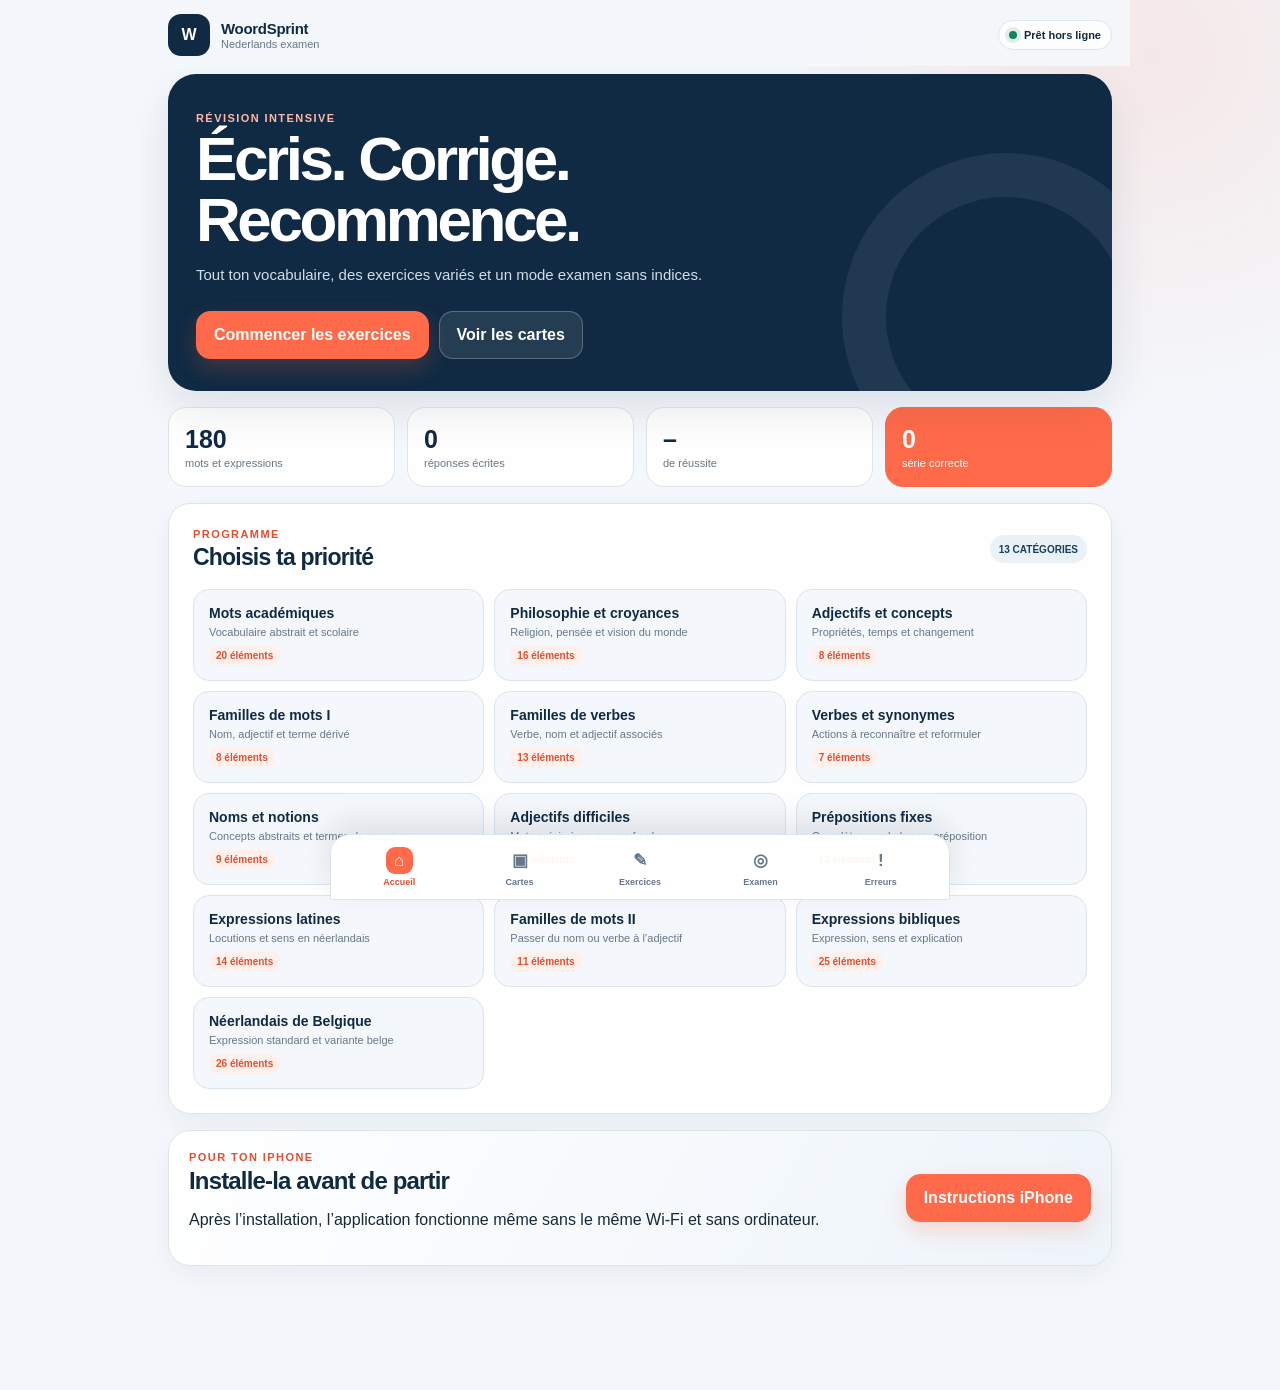
<file: woordsprint/index.html>
<!doctype html>
<html lang="fr">
<head>
  <meta charset="utf-8">
  <meta name="viewport" content="width=device-width, initial-scale=1, viewport-fit=cover">
  <meta name="theme-color" content="#102a43">
  <meta name="apple-mobile-web-app-capable" content="yes">
  <meta name="apple-mobile-web-app-status-bar-style" content="black-translucent">
  <meta name="apple-mobile-web-app-title" content="WoordSprint">
  <meta name="description" content="Cartes mémoire et exercices écrits de vocabulaire néerlandais, disponibles hors ligne.">
  <link rel="manifest" href="manifest.webmanifest">
  <link rel="apple-touch-icon" sizes="180x180" href="icon-180.png">
  <link rel="icon" href="icon.svg" type="image/svg+xml">
  <link rel="stylesheet" href="styles.css">
  <title>WoordSprint</title>
</head>
<body>
  <header class="topbar">
    <button class="brand" data-go="home" aria-label="Accueil"><span class="brand-mark">W</span><span><strong>WoordSprint</strong><small>Nederlands examen</small></span></button>
    <button class="status-pill" id="network-status" type="button" data-open-install><span class="status-dot"></span><span id="network-label">Prêt hors ligne</span></button>
  </header>
  <main>
    <section class="view active" id="view-home">
      <div class="hero"><p class="eyebrow">Révision intensive</p><h1>Écris. Corrige. Recommence.</h1><p>Tout ton vocabulaire, des exercices variés et un mode examen sans indices.</p><div class="hero-actions"><button class="primary" data-go="practice">Commencer les exercices</button><button class="secondary" data-go="flashcards">Voir les cartes</button></div></div>
      <div class="stats-grid"><article class="stat-card"><span id="stat-total">0</span><small>mots et expressions</small></article><article class="stat-card"><span id="stat-answers">0</span><small>réponses écrites</small></article><article class="stat-card"><span id="stat-accuracy">–</span><small>de réussite</small></article><article class="stat-card accent"><span id="stat-streak">0</span><small>série correcte</small></article></div>
      <section class="panel"><div class="section-heading"><div><p class="eyebrow">Programme</p><h2>Choisis ta priorité</h2></div><span class="count-badge" id="category-count">0 catégories</span></div><div class="category-grid" id="category-grid"></div></section>
      <section class="panel compact install-banner"><div><p class="eyebrow">Pour ton iPhone</p><h2>Installe-la avant de partir</h2><p>Après l’installation, l’application fonctionne même sans le même Wi-Fi et sans ordinateur.</p></div><button class="primary" type="button" data-open-install>Instructions iPhone</button></section>
    </section>

    <section class="view" id="view-flashcards">
      <div class="page-heading"><button class="back-button" data-go="home">←</button><div><p class="eyebrow">Mémorisation</p><h1>Cartes mémoire</h1></div></div>
      <div class="toolbar"><label>Série<select id="flash-category"></select></label><label>Sens<select id="flash-direction"><option value="term">Mot → réponse</option><option value="answer">Réponse → mot</option><option value="definition">Définition → mot</option><option value="mixed">Mélangé</option></select></label><button class="icon-button" id="shuffle-flash" type="button">↻</button></div>
      <div class="progress-row"><div class="progress-track"><span id="flash-progress-bar"></span></div><span id="flash-progress-text">1 / 1</span></div>
      <button class="flashcard" id="flashcard" type="button"><span class="card-label" id="flash-label">Mot</span><strong id="flash-front"></strong><span class="tap-hint" id="flash-hint">Appuie pour retourner</span><div class="card-back" id="flash-back"><span id="flash-answer"></span><small id="flash-definition"></small></div></button>
      <div class="rating-actions"><button class="danger-soft" id="flash-again" type="button">À revoir</button><button class="success" id="flash-known" type="button">Je connais</button></div>
    </section>

    <section class="view" id="view-practice">
      <div class="page-heading"><button class="back-button" data-go="home">←</button><div><p class="eyebrow">Réponse libre</p><h1>Exercices écrits</h1></div></div>
      <div id="practice-setup"><section class="panel"><div class="section-heading"><div><p class="eyebrow">Type d’exercice</p><h2>Comment veux-tu travailler ?</h2></div></div><div class="mode-grid" id="mode-grid"></div></section>
      <section class="panel compact"><div class="form-grid"><label>Catégorie<select id="practice-category"></select></label><label>Nombre de questions<select id="practice-length"><option value="10">10</option><option value="20" selected>20</option><option value="30">30</option><option value="all">Toute la série</option></select></label></div><label class="toggle-row"><span><strong>Revoir d’abord mes erreurs</strong><small>Les mots ratés reviennent plus souvent.</small></span><input type="checkbox" id="prioritize-errors" checked></label><button class="primary full" id="start-practice" type="button">Lancer l’exercice</button></section></div>
      <div class="session hidden" id="practice-session"><div class="session-topline"><button class="text-button" id="quit-practice" type="button">Quitter</button><span id="practice-score">0 correct</span><span id="practice-counter">1 / 20</span></div><div class="progress-track"><span id="practice-progress-bar"></span></div>
        <article class="question-card"><div class="question-meta"><span class="type-badge" id="question-type"></span><button class="speak-button hidden" id="speak-question" type="button">Écouter</button></div><p id="question-instruction"></p><h2 id="question-prompt"></h2><p class="question-context hidden" id="question-context"></p><div class="letter-clue hidden" id="letter-clue"></div>
          <form id="answer-form" autocomplete="off"><textarea id="answer-input" rows="2" placeholder="Écris ta réponse…" autocapitalize="none" spellcheck="false"></textarea><button class="primary full" id="submit-answer" type="submit">Vérifier</button></form>
          <div class="feedback hidden" id="feedback"><div class="feedback-title"><strong id="feedback-heading"></strong><span id="feedback-icon"></span></div><p>Réponse attendue</p><div class="expected-answer" id="expected-answer"></div><p class="feedback-definition" id="feedback-definition"></p><div class="self-grade hidden" id="self-grade"><p>Ta formulation veut dire la même chose ?</p><div><button class="danger-soft" type="button" data-self-grade="wrong">Non</button><button class="success" type="button" data-self-grade="correct">Oui</button></div></div><button class="primary full" id="next-question" type="button">Question suivante</button></div>
        </article></div>
      <div class="session-summary hidden" id="practice-summary"><span class="summary-ring" id="summary-percent">0%</span><p class="eyebrow">Série terminée</p><h2 id="summary-title"></h2><p id="summary-detail"></p><div class="summary-actions"><button class="primary" id="retry-mistakes" type="button">Refaire mes erreurs</button><button class="secondary" id="new-practice" type="button">Nouvel exercice</button></div></div>
    </section>

    <section class="view" id="view-exam">
      <div class="page-heading"><button class="back-button" data-go="home">←</button><div><p class="eyebrow">Conditions réelles</p><h1>Examen blanc</h1></div></div>
      <div id="exam-setup"><section class="exam-intro"><span>EXAMEN</span><h2>Pas d’indice. Pas de correction avant la fin.</h2><p>Questions mélangées: synonymes, définitions, prépositions, expressions et familles de mots.</p></section><section class="panel compact"><div class="form-grid"><label>Questions<select id="exam-length"><option value="20">20 questions · 12 min</option><option value="30" selected>30 questions · 18 min</option><option value="50">50 questions · 30 min</option></select></label><label>Programme<select id="exam-category"></select></label></div><button class="primary full" id="start-exam" type="button">Démarrer l’examen</button></section></div>
      <div class="session hidden" id="exam-session"><div class="exam-header"><span id="exam-counter">Question 1 / 30</span><strong id="exam-timer">18:00</strong></div><div class="progress-track"><span id="exam-progress-bar"></span></div><article class="question-card"><span class="type-badge" id="exam-type"></span><p id="exam-instruction"></p><h2 id="exam-prompt"></h2><form id="exam-form" autocomplete="off"><textarea id="exam-input" rows="2" placeholder="Écris ta réponse…"></textarea><button class="primary full" type="submit">Valider et continuer</button></form></article></div>
      <div class="session-summary hidden" id="exam-summary"><span class="summary-ring" id="exam-percent">0%</span><p class="eyebrow">Résultat de l’examen</p><h2 id="exam-result-title"></h2><p id="exam-result-detail"></p><div class="review-list" id="exam-review"></div><div class="summary-actions"><button class="primary" data-go="mistakes">Travailler mes erreurs</button><button class="secondary" id="restart-exam" type="button">Nouvel examen</button></div></div>
    </section>

    <section class="view" id="view-mistakes"><div class="page-heading"><button class="back-button" data-go="home">←</button><div><p class="eyebrow">Révision ciblée</p><h1>Mes erreurs</h1></div></div><section class="panel"><div class="section-heading"><div><h2>Mots à revoir</h2><p id="mistake-subtitle"></p></div></div><div class="mistake-list" id="mistake-list"></div><button class="primary full" id="practice-mistakes" type="button">Exercice sur mes erreurs</button></section></section>
  </main>

  <nav class="bottom-nav"><button class="active" data-go="home"><span>⌂</span>Accueil</button><button data-go="flashcards"><span>▣</span>Cartes</button><button data-go="practice"><span>✎</span>Exercices</button><button data-go="exam"><span>◎</span>Examen</button><button data-go="mistakes"><span>!</span>Erreurs</button></nav>
  <dialog id="install-dialog"><button class="dialog-close" type="button" data-close-install>×</button><p class="eyebrow">Installation iPhone</p><h2>Garde WoordSprint hors ligne</h2><ol><li>Ouvre cette adresse dans <strong>Safari</strong>.</li><li>Appuie sur <strong>Partager</strong>.</li><li>Choisis <strong>Sur l’écran d’accueil</strong>, puis <strong>Ajouter</strong>.</li><li>Ouvre l’icône une fois avec Internet. Ensuite, elle fonctionne hors ligne.</li></ol><div class="offline-note"><strong>Important</strong><p><code>localhost</code> désigne l’appareil lui-même. Il ne peut pas ouvrir le site du PC depuis l’iPhone.</p></div><button class="primary full" type="button" data-close-install>Compris</button></dialog>
  <script src="data.js"></script><script src="app.js"></script>
</body>
</html>
</file>
<file: woordsprint/styles.css>
:root{--navy:#102a43;--navy-2:#183f60;--orange:#ff6b4a;--orange-dark:#df4f32;--blue-soft:#eaf2f8;--paper:#f4f7fb;--white:#ffffff;--ink:#162938;--muted:#66788a;--line:#dbe5ee;--green:#11845b;--green-soft:#e5f6ef;--red:#c33f3f;--red-soft:#fdecec;--shadow:0 18px 45px rgba(16,42,67,.10);--radius:22px}*{box-sizing:border-box}html{background:var(--paper);color:var(--ink);font-family:Inter,ui-sans-serif,-apple-system,BlinkMacSystemFont,"Segoe UI",sans-serif;min-height:100%}body{margin:0;min-height:100vh;min-height:100dvh;padding:env(safe-area-inset-top) 0 calc(92px + env(safe-area-inset-bottom));background:radial-gradient(circle at 90% 4%,rgba(255,107,74,.11),transparent 22rem),var(--paper)}button,input,select,textarea{font:inherit}button{cursor:pointer}button,select,textarea{-webkit-tap-highlight-color:transparent}.topbar{position:sticky;z-index:20;top:env(safe-area-inset-top);display:flex;align-items:center;justify-content:space-between;max-width:980px;margin:0 auto;padding:14px 18px 10px;background:rgba(244,247,251,.88);backdrop-filter:blur(16px)}.brand{display:flex;gap:11px;align-items:center;padding:0;color:var(--navy);border:0;background:0 0;text-align:left}.brand-mark{display:grid;width:42px;height:42px;place-items:center;color:#fff;border-radius:13px;background:var(--navy);font-weight:900}.brand small,.brand strong{display:block}.brand strong{font-size:15px;letter-spacing:-.02em}.brand small{margin-top:1px;color:var(--muted);font-size:11px}.status-pill{display:flex;align-items:center;gap:7px;padding:8px 10px;color:var(--navy);border:1px solid var(--line);border-radius:99px;background:rgba(255,255,255,.78);font-size:11px;font-weight:750}.status-dot{width:8px;height:8px;border-radius:50%;background:var(--green);box-shadow:0 0 0 4px rgba(17,132,91,.12)}main{width:min(100%,980px);margin:0 auto;padding:8px 18px 32px}.view{display:none;animation:view-in .22s ease-out}.view.active{display:block}@keyframes view-in{from{opacity:0;transform:translateY(6px)}to{opacity:1;transform:translateY(0)}}.hero{position:relative;overflow:hidden;padding:38px 28px 32px;color:#fff;border-radius:28px;background:var(--navy);box-shadow:var(--shadow)}.hero::after{position:absolute;right:-58px;bottom:-90px;width:240px;height:240px;border:44px solid rgba(255,255,255,.07);border-radius:50%;content:""}.hero .eyebrow{color:#ffb8a8}.hero h1{max-width:580px;margin:5px 0 12px;font-size:clamp(36px,8vw,62px);line-height:.98;letter-spacing:-.055em}.hero p:not(.eyebrow){max-width:520px;margin:0;color:#cfdeea;font-size:15px;line-height:1.55}.hero-actions{position:relative;z-index:1;display:flex;flex-wrap:wrap;gap:10px;margin-top:25px}.danger-soft,.primary,.secondary,.success{min-height:48px;padding:12px 17px;border-radius:14px;font-weight:800}.primary{color:#fff;border:1px solid var(--orange);background:var(--orange);box-shadow:0 9px 22px rgba(255,107,74,.22)}.secondary{color:var(--navy);border:1px solid var(--line);background:#fff}.hero .secondary{color:#fff;border-color:rgba(255,255,255,.25);background:rgba(255,255,255,.09)}.success{color:#fff;border:1px solid var(--green);background:var(--green)}.danger-soft{color:var(--red);border:1px solid #f3caca;background:var(--red-soft)}.full{width:100%}.eyebrow{margin:0 0 4px;color:var(--orange-dark);font-size:11px;font-weight:900;letter-spacing:.13em;text-transform:uppercase}.stats-grid{display:grid;grid-template-columns:repeat(4,1fr);gap:12px;margin:16px 0}.stat-card{padding:17px 16px;border:1px solid var(--line);border-radius:18px;background:rgba(255,255,255,.88)}.stat-card small,.stat-card span{display:block}.stat-card span{color:var(--navy);font-size:25px;font-weight:900}.stat-card small{margin-top:3px;color:var(--muted);font-size:11px}.stat-card.accent{border-color:var(--orange);background:var(--orange)}.stat-card.accent small,.stat-card.accent span{color:#fff}.panel{margin-top:16px;padding:24px;border:1px solid var(--line);border-radius:var(--radius);background:rgba(255,255,255,.93);box-shadow:0 10px 30px rgba(16,42,67,.05)}.panel.compact{padding:20px}.page-heading,.section-heading{display:flex;align-items:center;justify-content:space-between;gap:14px}.page-heading h1,.panel h2,.section-heading h2{margin:0;color:var(--navy);letter-spacing:-.035em}.section-heading h2{font-size:23px}.page-heading{justify-content:flex-start;margin:12px 0 22px}.page-heading h1{font-size:clamp(30px,7vw,44px)}.back-button,.icon-button{display:grid;flex:0 0 auto;width:45px;height:45px;place-items:center;color:var(--navy);border:1px solid var(--line);border-radius:14px;background:#fff;font-size:21px}.count-badge,.type-badge{display:inline-flex;align-items:center;min-height:28px;padding:5px 9px;color:var(--navy-2);border-radius:99px;background:var(--blue-soft);font-size:10px;font-weight:900;text-transform:uppercase}.category-grid,.mode-grid{display:grid;grid-template-columns:repeat(3,1fr);gap:10px;margin-top:18px}.category-button,.mode-button{display:flex;min-height:92px;padding:15px;color:var(--ink);border:1px solid var(--line);border-radius:16px;background:var(--paper);text-align:left}.category-button{flex-direction:column;justify-content:space-between}.category-button small,.category-button strong,.mode-button small,.mode-button strong{display:block}.category-button strong,.mode-button strong{color:var(--navy);font-size:14px}.category-button small,.mode-button small{margin-top:5px;color:var(--muted);font-size:11px}.category-button span{align-self:flex-start;padding:4px 7px;color:var(--orange-dark);border-radius:8px;background:#fff0ec;font-size:10px;font-weight:900}.mode-button{gap:11px}.mode-button span{display:grid;flex:0 0 auto;width:34px;height:34px;place-items:center;color:#fff;border-radius:10px;background:var(--navy);font-size:13px;font-weight:900}.mode-button.selected{border-color:var(--orange);background:#fff5f1;box-shadow:inset 0 0 0 1px var(--orange)}.mode-button.selected span{background:var(--orange)}.install-banner{display:flex;align-items:center;justify-content:space-between;gap:20px;background:linear-gradient(120deg,#fff,#edf4fa)}.form-grid,.toolbar{display:grid;grid-template-columns:1fr 1fr auto;gap:10px}.form-grid{grid-template-columns:1fr 1fr}label{color:var(--muted);font-size:11px;font-weight:800}select,textarea{width:100%;color:var(--ink);border:1px solid var(--line);outline:0;background:#fff}select{display:block;height:45px;margin-top:5px;padding:0 38px 0 12px;border-radius:12px}.exam-header,.progress-row,.session-topline{display:flex;align-items:center;justify-content:space-between;gap:12px}.progress-row{margin:20px 0 14px}.progress-track{flex:1;overflow:hidden;height:7px;border-radius:99px;background:#dce6ee}.progress-track span{display:block;width:0;height:100%;background:var(--orange)}.flashcard{position:relative;display:flex;overflow:hidden;width:100%;min-height:380px;padding:35px 28px;flex-direction:column;align-items:center;justify-content:center;color:var(--navy);border:1px solid var(--line);border-radius:28px;background:#fff;box-shadow:var(--shadow);text-align:center}.flashcard::before{position:absolute;top:0;left:0;width:100%;height:7px;background:var(--orange);content:""}.flashcard>strong{max-width:760px;font-size:clamp(31px,7vw,52px)}.card-label{position:absolute;top:25px;padding:5px 9px;color:var(--orange-dark);border-radius:99px;background:#fff0ec;font-size:10px;font-weight:900}.tap-hint{position:absolute;bottom:24px;color:var(--muted);font-size:11px}.card-back{display:none;max-width:720px}.card-back small,.card-back span{display:block}.card-back span{color:var(--orange-dark);font-size:clamp(25px,6vw,42px);font-weight:900}.card-back small{margin-top:18px;color:var(--muted);font-size:15px}.flashcard.revealed .tap-hint,.flashcard.revealed>strong{display:none}.flashcard.revealed .card-back{display:block}.rating-actions{display:grid;grid-template-columns:1fr 1fr;gap:10px;margin-top:14px}.keyboard-tip{margin-top:10px;color:var(--muted);font-size:10px;text-align:center}.toggle-row{display:flex;align-items:center;justify-content:space-between;gap:16px;margin:20px 0;padding:14px 0;border-top:1px solid var(--line);border-bottom:1px solid var(--line)}.toggle-row small,.toggle-row strong{display:block}.toggle-row strong{color:var(--ink);font-size:13px}.toggle-row input{width:46px;height:26px;accent-color:var(--orange)}.session{max-width:760px;margin:0 auto}.session-topline{margin-bottom:10px;color:var(--muted);font-size:11px}.text-button{padding:6px 0;color:var(--orange-dark);border:0;background:0 0;font-size:12px;font-weight:850}.question-card{margin-top:18px;padding:clamp(22px,6vw,42px);border:1px solid var(--line);border-radius:26px;background:#fff;box-shadow:var(--shadow)}.question-meta{display:flex;align-items:center;justify-content:space-between}.question-card>p{margin:26px 0 7px;color:var(--muted);font-size:12px;font-weight:750}.question-card h2{margin:0 0 25px;color:var(--navy);font-size:clamp(27px,6vw,42px)}.question-context{margin:-10px 0 22px!important;padding:12px 14px;color:var(--navy-2)!important;border-left:3px solid var(--orange);background:#fff5f1;font-size:13px!important}.letter-clue{margin:-6px 0 22px;color:var(--orange-dark);font-family:monospace;font-size:clamp(20px,5vw,28px);font-weight:900}textarea{min-height:78px;margin-bottom:10px;padding:15px;resize:vertical;border-radius:14px;font-size:17px}.feedback{margin-top:18px;padding-top:18px;border-top:1px solid var(--line)}.feedback-title{display:flex;justify-content:space-between}.feedback-title strong{font-size:20px}.feedback>p{margin:16px 0 5px;color:var(--muted);font-size:10px;font-weight:900;text-transform:uppercase}.expected-answer{padding:14px;color:var(--navy);border-radius:12px;background:var(--blue-soft);font-size:17px;font-weight:850}.feedback-definition{color:var(--muted)!important;font-size:13px!important;text-transform:none!important}.feedback.correct .feedback-title strong{color:var(--green)}.feedback.wrong .feedback-title strong{color:var(--red)}.self-grade{margin:14px 0;padding:14px;border:1px dashed var(--line);border-radius:13px}.speak-button{padding:7px 10px;border:1px solid var(--line);border-radius:99px;background:#fff}.session-summary{max-width:650px;margin:20px auto;padding:38px 24px;border:1px solid var(--line);border-radius:28px;background:#fff;box-shadow:var(--shadow);text-align:center}.summary-ring{display:grid;width:110px;height:110px;margin:0 auto 23px;place-items:center;color:var(--navy);border:10px solid var(--orange);border-radius:50%;font-size:27px;font-weight:950}.summary-actions{display:flex;flex-wrap:wrap;justify-content:center;gap:9px;margin-top:22px}.exam-intro{padding:clamp(25px,7vw,48px);color:#fff;border-radius:26px;background:linear-gradient(135deg,var(--navy),#214f73);box-shadow:var(--shadow)}.exam-intro h2{font-size:clamp(28px,6vw,45px)}.review-list{max-height:400px;margin-top:24px;overflow:auto;text-align:left}.mistake-item,.review-item{padding:14px 0;border-bottom:1px solid var(--line)}.mistake-item strong,.review-item strong{display:block;color:var(--navy)}.mistake-item small,.mistake-item span,.review-item small,.review-item span{display:block;margin-top:4px;color:var(--muted);font-size:11px}.mistake-item{display:grid;grid-template-columns:1fr auto;gap:12px}.mistake-count{display:grid!important;width:34px;height:34px;place-items:center;color:var(--red)!important;border-radius:50%;background:var(--red-soft)}.empty-state{padding:35px 15px;color:var(--muted);text-align:center}.bottom-nav{position:fixed;z-index:30;right:0;bottom:0;left:0;display:grid;grid-template-columns:repeat(5,1fr);max-width:620px;margin:0 auto;padding:7px 8px calc(7px + env(safe-area-inset-bottom));border:1px solid var(--line);border-radius:20px 20px 0 0;background:rgba(255,255,255,.95);box-shadow:0 -12px 30px rgba(16,42,67,.1)}.bottom-nav button{display:flex;padding:5px 2px;flex-direction:column;align-items:center;gap:3px;color:var(--muted);border:0;background:0 0;font-size:9px;font-weight:800}.bottom-nav button span{display:grid;width:27px;height:27px;place-items:center;border-radius:9px;font-size:17px}.bottom-nav button.active{color:var(--orange-dark)}.bottom-nav button.active span{color:#fff;background:var(--orange)}dialog{width:min(calc(100% - 30px),560px);padding:28px;border:0;border-radius:24px}dialog::backdrop{background:rgba(9,29,45,.72)}.dialog-close{position:absolute;top:15px;right:15px}.offline-note{margin:18px 0;padding:14px;border-radius:13px;background:var(--blue-soft)}.hidden{display:none!important}.sr-only{position:absolute;width:1px;height:1px;overflow:hidden;clip:rect(0,0,0,0)}@media (max-width:700px){.stats-grid{grid-template-columns:repeat(2,1fr)}.category-grid,.mode-grid{grid-template-columns:repeat(2,1fr)}.install-banner{align-items:stretch;flex-direction:column}}@media (max-width:450px){main,.topbar{padding-right:13px;padding-left:13px}.status-pill{max-width:96px}.hero{padding:31px 22px}.hero-actions{flex-direction:column}.category-grid,.mode-grid{grid-template-columns:1fr}.form-grid{grid-template-columns:1fr}.toolbar{grid-template-columns:1fr 1fr}.flashcard{min-height:355px}.question-card{padding:24px 18px}}
</file>
